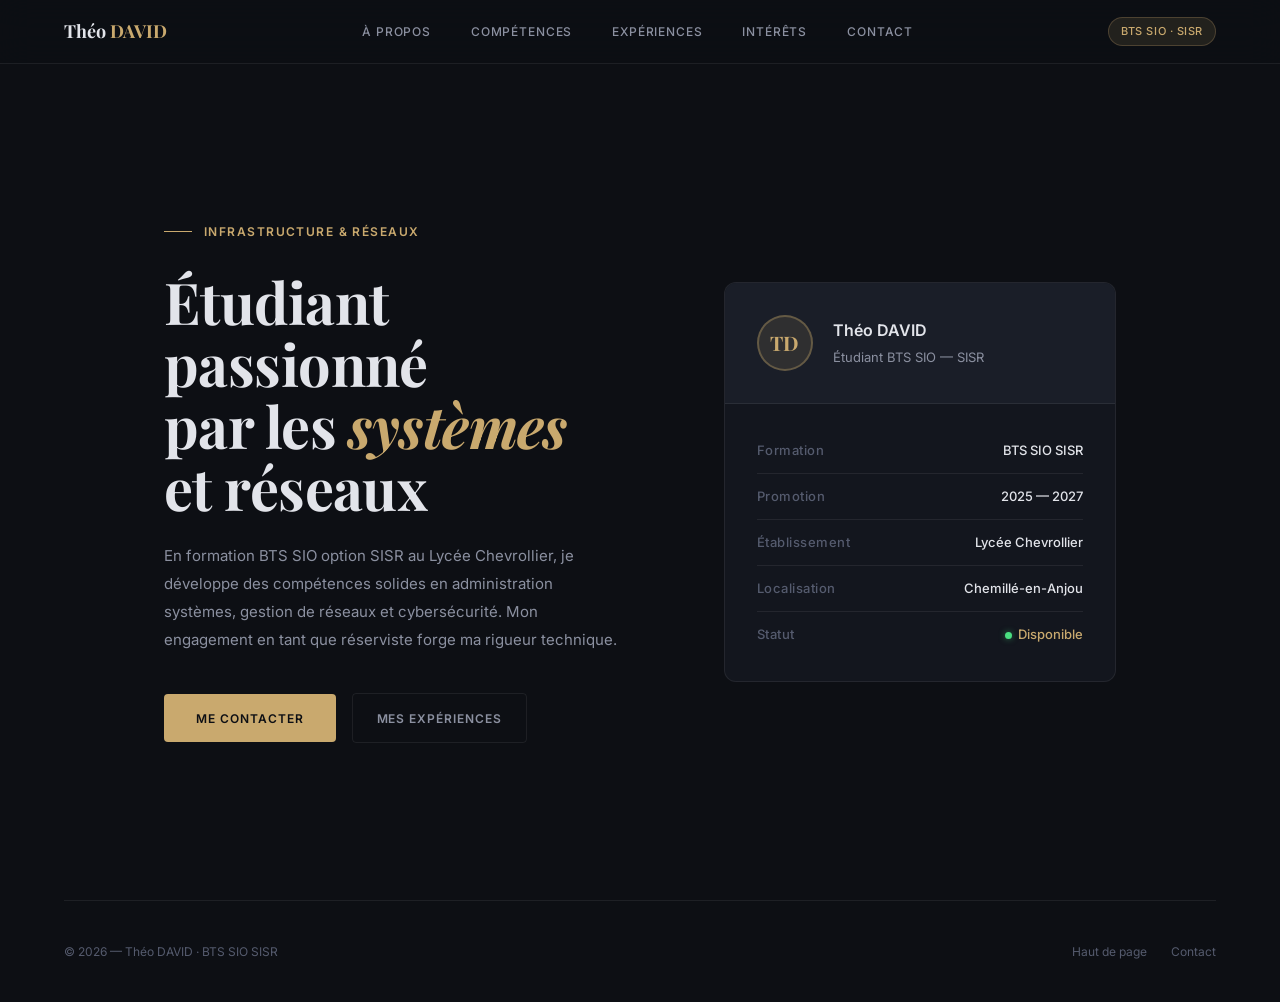
<file: index.html>
<!DOCTYPE html>
<html lang="fr">
<head>
<meta charset="UTF-8">
<meta name="viewport" content="width=device-width, initial-scale=1.0">
<title>Portfolio — Théo DAVID | BTS SIO SISR</title>
<link href="https://fonts.googleapis.com/css2?family=Inter:wght@300;400;500;600&family=Playfair+Display:wght@600;700&display=swap" rel="stylesheet">
<link rel="stylesheet" href="css/style.css">
</head>
<body>

<nav>
  <div class="nav-logo">Théo <span>DAVID</span></div>
  <ul class="nav-links">
    <li><a href="Page/apropos.html">À propos</a></li>
    <li><a href="Page/competences.html">Compétences</a></li>
    <li><a href="Page/experiences.html">Expériences</a></li>
    <li><a href="Page/interets.html">Intérêts</a></li>
    <li><a href="Page/contact.html">Contact</a></li>
  </ul>
  <div class="nav-badge">BTS SIO · SISR</div>
</nav>

<div class="container">
  <section class="hero" id="home">
    <div class="hero-inner">
      <div>
        <div class="hero-eyebrow"><span>Infrastructure & Réseaux</span></div>
        <h1>Étudiant passionné<br>par les <em>systèmes</em><br>et réseaux</h1>
        <p class="hero-desc">En formation BTS SIO option SISR au Lycée Chevrollier, je développe des compétences solides en administration systèmes, gestion de réseaux et cybersécurité. Mon engagement en tant que réserviste forge ma rigueur technique.</p>
        <div class="hero-actions">
          <a href="Page/contact.html" class="btn-gold">Me contacter</a>
          <a href="Page/experiences.html" class="btn-ghost">Mes expériences</a>
        </div>
      </div>
      <div class="profile-card">
        <div class="profile-header">
          <div class="avatar">TD</div>
          <div>
            <div class="profile-name">Théo DAVID</div>
            <div class="profile-role">Étudiant BTS SIO — SISR </div>
          </div>
        </div>
        <div class="profile-body">
          <div class="profile-stat"><span class="ps-label">Formation</span><span class="ps-val">BTS SIO SISR </span></div>
          <div class="profile-stat"><span class="ps-label">Promotion</span><span class="ps-val">2025 — 2027 </span></div>
          <div class="profile-stat"><span class="ps-label">Établissement</span><span class="ps-val">Lycée Chevrollier </span></div>
          <div class="profile-stat"><span class="ps-label">Localisation</span><span class="ps-val">Chemillé-en-Anjou</span></div>
          <div class="profile-stat"><span class="ps-label">Statut</span><span class="ps-val gold"><span class="status-dot"></span>Disponible</span></div>
        </div>
      </div>
    </div>
  </section>
</div>

<div class="sep"></div>

<footer>
  <span>© 2026 — Théo DAVID · BTS SIO SISR</span>
  <div class="footer-links">
    <a href="#home">Haut de page</a>
    <a href="Page/contact.html">Contact</a>
  </div>
</footer>

</body>
</html>
</file>
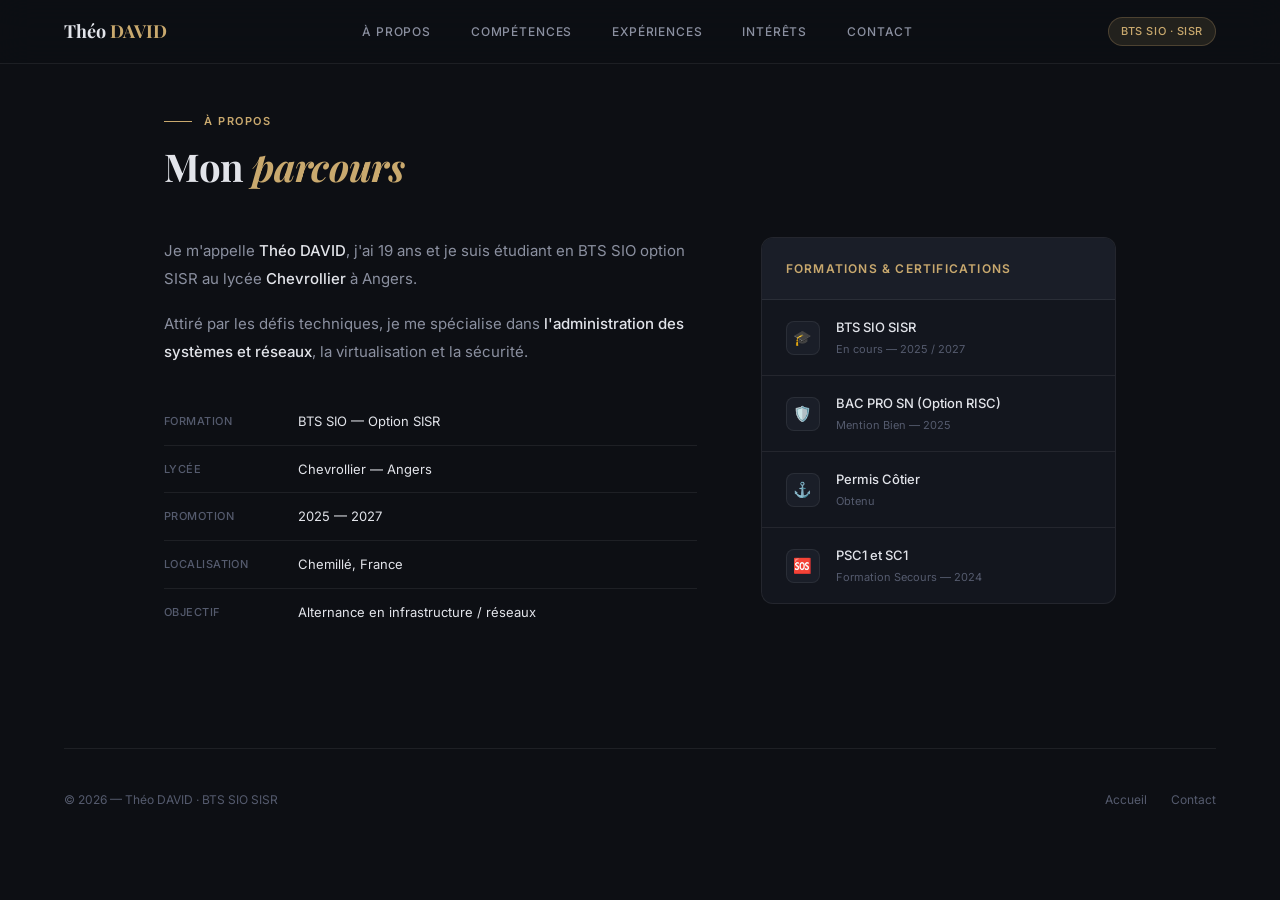
<file: Page/apropos.html>
<!DOCTYPE html>
<html lang="fr">
<head>
<meta charset="UTF-8">
<meta name="viewport" content="width=device-width, initial-scale=1.0">
<title>À propos — Théo DAVID | BTS SIO SISR</title>
<link href="https://fonts.googleapis.com/css2?family=Inter:wght@300;400;500;600&family=Playfair+Display:wght@600;700&display=swap" rel="stylesheet">
<link rel="stylesheet" href="../css/style.css">
</head>
<body>

<nav>
  <div class="nav-logo">Théo <span>DAVID</span></div>
  <ul class="nav-links">
    <li><a href="apropos.html">À propos</a></li>
    <li><a href="competences.html">Compétences</a></li>
    <li><a href="experiences.html">Expériences</a></li>
    <li><a href="interets.html">Intérêts</a></li>
    <li><a href="contact.html">Contact</a></li>
  </ul>
  <div class="nav-badge">BTS SIO · SISR</div>
</nav>

<div class="container">
  <section class="section" id="about">
    <div class="section-label"><span>À propos</span></div>
    <h2>Mon <em>parcours</em></h2>
    <div class="about-grid">
      <div class="about-text">
        <p>Je m'appelle <strong>Théo DAVID</strong>, j'ai 19 ans et je suis étudiant en BTS SIO option SISR au lycée <strong>Chevrollier</strong> à Angers.</p>
        <p>Attiré par les défis techniques, je me spécialise dans <strong>l'administration des systèmes et réseaux</strong>, la virtualisation et la sécurité.</p>
        <div class="info-rows">
          <div class="info-row"><span class="ir-key">Formation</span><span class="ir-val">BTS SIO — Option SISR</span></div>
          <div class="info-row"><span class="ir-key">Lycée</span><span class="ir-val">Chevrollier — Angers</span></div>
          <div class="info-row"><span class="ir-key">Promotion</span><span class="ir-val">2025 — 2027</span></div>
          <div class="info-row"><span class="ir-key">Localisation</span><span class="ir-val">Chemillé, France</span></div>
          <div class="info-row"><span class="ir-key">Objectif</span><span class="ir-val">Alternance en infrastructure / réseaux</span></div>
        </div>
      </div>
      <div class="certs-card">
        <div class="certs-title">Formations & Certifications</div>
        <div class="cert-row"><div class="cert-badge">🎓</div><div><div class="cert-info-name">BTS SIO SISR</div><div class="cert-info-date">En cours — 2025 / 2027</div></div></div>
        <div class="cert-row"><div class="cert-badge">🛡️</div><div><div class="cert-info-name">BAC PRO SN (Option RISC)</div><div class="cert-info-date">Mention Bien — 2025</div></div></div>
        <div class="cert-row"><div class="cert-badge">⚓</div><div><div class="cert-info-name">Permis Côtier</div><div class="cert-info-date">Obtenu</div></div></div>
        <div class="cert-row"><div class="cert-badge">🆘</div><div><div class="cert-info-name">PSC1 et SC1</div><div class="cert-info-date">Formation Secours — 2024</div></div></div>
      </div>
    </div>
  </section>
</div>

<div class="sep"></div>

<footer>
  <span>© 2026 — Théo DAVID · BTS SIO SISR</span>
  <div class="footer-links">
    <a href="../index.html">Accueil</a>
    <a href="contact.html">Contact</a>
  </div>
</footer>

</body>
</html>
</file>
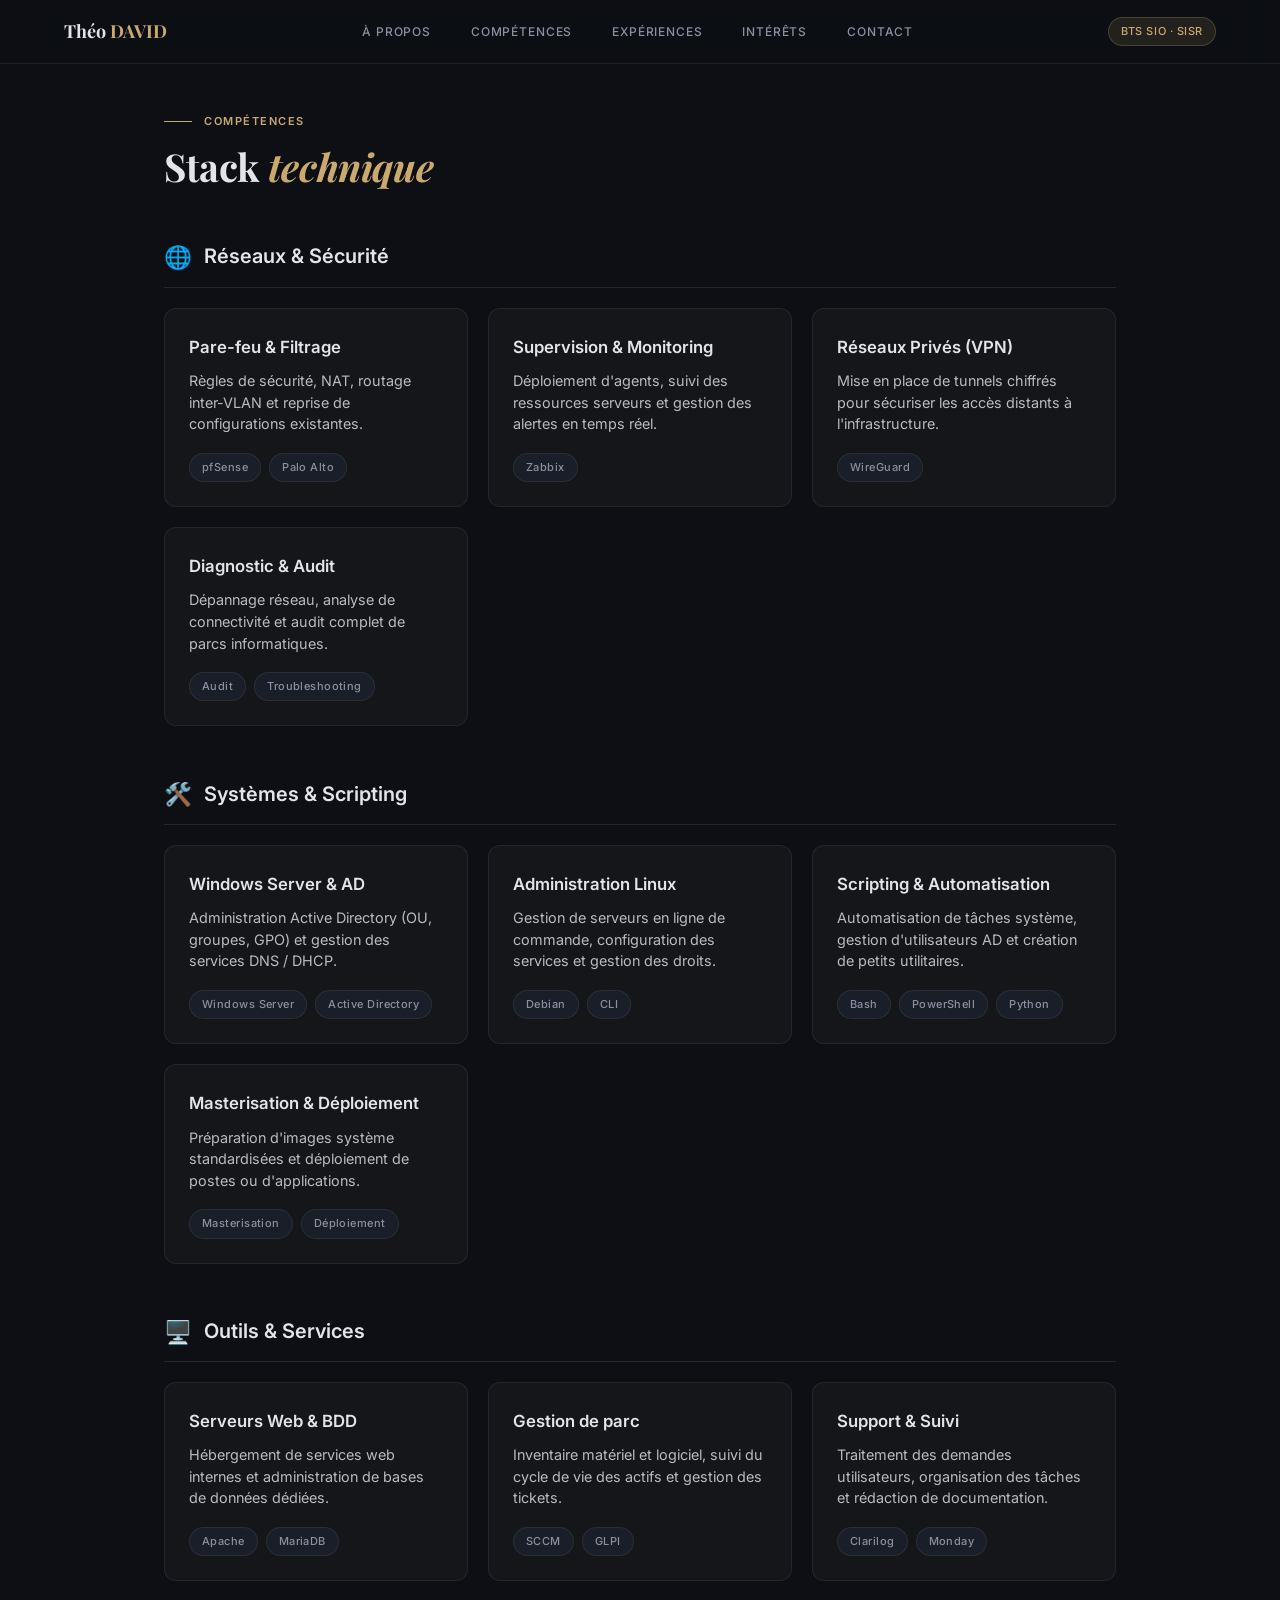
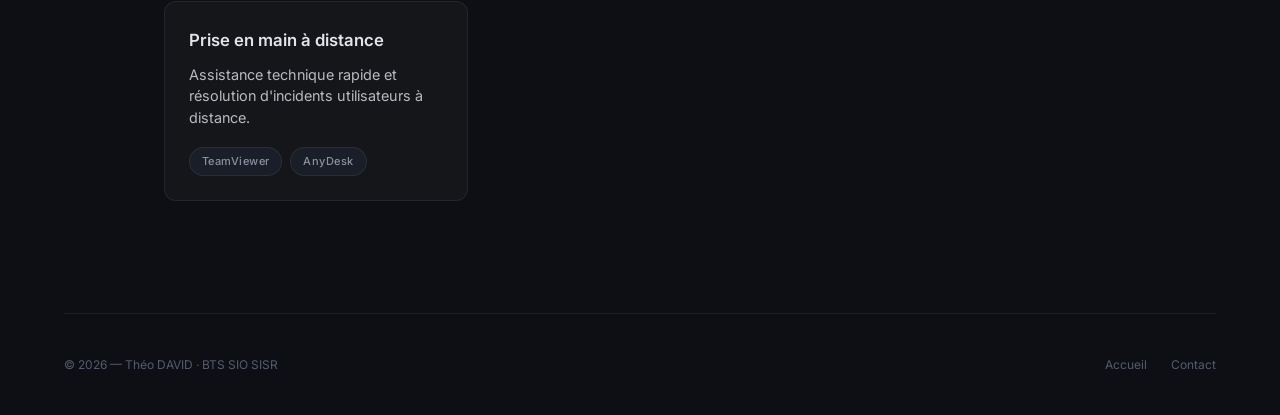
<file: Page/competences.html>
<!DOCTYPE html>
<html lang="fr">
<head>
<meta charset="UTF-8">
<meta name="viewport" content="width=device-width, initial-scale=1.0">
<title>Compétences — Théo DAVID | BTS SIO SISR</title>
<link href="https://fonts.googleapis.com/css2?family=Inter:wght@300;400;500;600&family=Playfair+Display:wght@600;700&display=swap" rel="stylesheet">
<link rel="stylesheet" href="../css/style.css">
</head>
<body>

<nav>
  <div class="nav-logo">Théo <span>DAVID</span></div>
  <ul class="nav-links">
    <li><a href="apropos.html">À propos</a></li>
    <li><a href="competences.html">Compétences</a></li>
    <li><a href="experiences.html">Expériences</a></li>
    <li><a href="interets.html">Intérêts</a></li>
    <li><a href="contact.html">Contact</a></li>
  </ul>
  <div class="nav-badge">BTS SIO · SISR</div>
</nav>

<div class="container">
  <section class="section" id="skills">
    <div class="section-label"><span>Compétences</span></div>
    <h2>Stack <em>technique</em></h2>

    <!-- CATÉGORIE 1 -->
    <div class="skill-category">
      <div class="cat-header">
        <span class="cat-icon">🌐</span>
        <h3>Réseaux & Sécurité</h3>
      </div>
      <div class="skill-cards-grid">
        <div class="skill-card">
          <h4>Pare-feu & Filtrage</h4>
          <p>Règles de sécurité, NAT, routage inter-VLAN et reprise de configurations existantes.</p>
          <div class="skill-tags">
            <span class="pill">pfSense</span>
            <span class="pill">Palo Alto</span>
          </div>
        </div>
        <div class="skill-card">
          <h4>Supervision & Monitoring</h4>
          <p>Déploiement d'agents, suivi des ressources serveurs et gestion des alertes en temps réel.</p>
          <div class="skill-tags">
            <span class="pill">Zabbix</span>
          </div>
        </div>
        <div class="skill-card">
          <h4>Réseaux Privés (VPN)</h4>
          <p>Mise en place de tunnels chiffrés pour sécuriser les accès distants à l'infrastructure.</p>
          <div class="skill-tags">
            <span class="pill">WireGuard</span>
          </div>
        </div>
        <div class="skill-card">
          <h4>Diagnostic & Audit</h4>
          <p>Dépannage réseau, analyse de connectivité et audit complet de parcs informatiques.</p>
          <div class="skill-tags">
            <span class="pill">Audit</span>
            <span class="pill">Troubleshooting</span>
          </div>
        </div>
      </div>
    </div>

    <!-- CATÉGORIE 2 -->
    <div class="skill-category">
      <div class="cat-header">
        <span class="cat-icon">🛠️</span>
        <h3>Systèmes & Scripting</h3>
      </div>
      <div class="skill-cards-grid">
        <div class="skill-card">
          <h4>Windows Server & AD</h4>
          <p>Administration Active Directory (OU, groupes, GPO) et gestion des services DNS / DHCP.</p>
          <div class="skill-tags">
            <span class="pill">Windows Server</span>
            <span class="pill">Active Directory</span>
          </div>
        </div>
        <div class="skill-card">
          <h4>Administration Linux</h4>
          <p>Gestion de serveurs en ligne de commande, configuration des services et gestion des droits.</p>
          <div class="skill-tags">
            <span class="pill">Debian</span>
            <span class="pill">CLI</span>
          </div>
        </div>
        <div class="skill-card">
          <h4>Scripting & Automatisation</h4>
          <p>Automatisation de tâches système, gestion d'utilisateurs AD et création de petits utilitaires.</p>
          <div class="skill-tags">
            <span class="pill">Bash</span>
            <span class="pill">PowerShell</span>
            <span class="pill">Python</span>
          </div>
        </div>
        <div class="skill-card">
          <h4>Masterisation & Déploiement</h4>
          <p>Préparation d'images système standardisées et déploiement de postes ou d'applications.</p>
          <div class="skill-tags">
            <span class="pill">Masterisation</span>
            <span class="pill">Déploiement</span>
          </div>
        </div>
      </div>
    </div>

    <!-- CATÉGORIE 3 -->
    <div class="skill-category">
      <div class="cat-header">
        <span class="cat-icon">🖥️</span>
        <h3>Outils & Services</h3>
      </div>
      <div class="skill-cards-grid">
        <div class="skill-card">
          <h4>Serveurs Web & BDD</h4>
          <p>Hébergement de services web internes et administration de bases de données dédiées.</p>
          <div class="skill-tags">
            <span class="pill">Apache</span>
            <span class="pill">MariaDB</span>
          </div>
        </div>
        <div class="skill-card">
          <h4>Gestion de parc</h4>
          <p>Inventaire matériel et logiciel, suivi du cycle de vie des actifs et gestion des tickets.</p>
          <div class="skill-tags">
            <span class="pill">SCCM</span>
            <span class="pill">GLPI</span>
          </div>
        </div>
        <div class="skill-card">
          <h4>Support & Suivi</h4>
          <p>Traitement des demandes utilisateurs, organisation des tâches et rédaction de documentation.</p>
          <div class="skill-tags">
            <span class="pill">Clarilog</span>
            <span class="pill">Monday</span>
          </div>
        </div>
        <div class="skill-card">
          <h4>Prise en main à distance</h4>
          <p>Assistance technique rapide et résolution d'incidents utilisateurs à distance.</p>
          <div class="skill-tags">
            <span class="pill">TeamViewer</span>
            <span class="pill">AnyDesk</span>
          </div>
        </div>
      </div>
    </div>

  </section>
</div>

<div class="sep"></div>

<footer>
  <span>© 2026 — Théo DAVID · BTS SIO SISR</span>
  <div class="footer-links">
    <a href="../index.html">Accueil</a>
    <a href="contact.html">Contact</a>
  </div>
</footer>

</body>
</html>
</file>
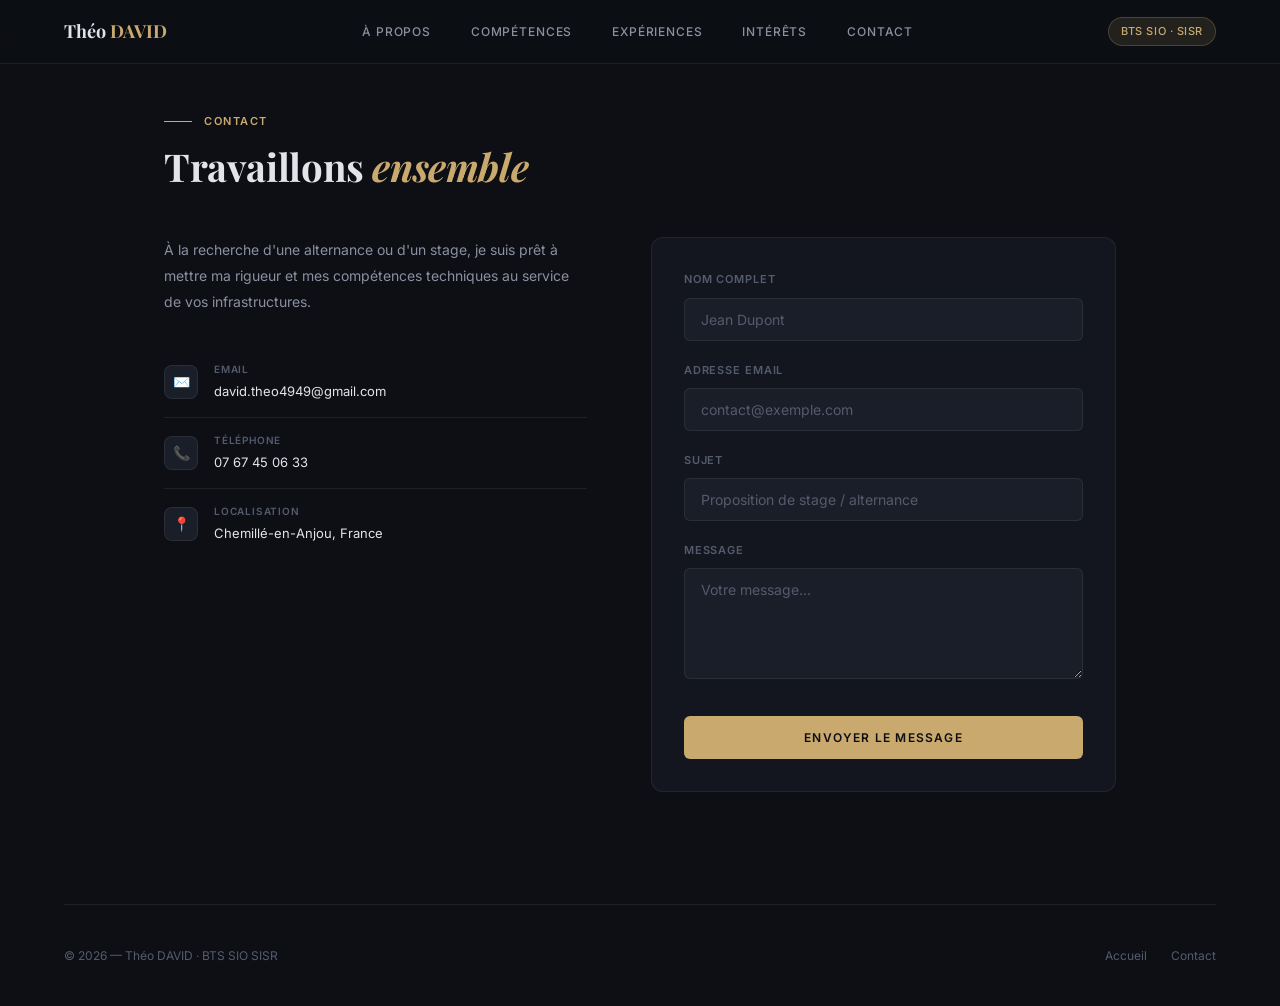
<file: Page/contact.html>
<!DOCTYPE html>
<html lang="fr">
<head>
<meta charset="UTF-8">
<meta name="viewport" content="width=device-width, initial-scale=1.0">
<title>Contact — Théo DAVID | BTS SIO SISR</title>
<link href="https://fonts.googleapis.com/css2?family=Inter:wght@300;400;500;600&family=Playfair+Display:wght@600;700&display=swap" rel="stylesheet">
<link rel="stylesheet" href="../css/style.css">
</head>
<body>

<nav>
  <div class="nav-logo">Théo <span>DAVID</span></div>
  <ul class="nav-links">
    <li><a href="apropos.html">À propos</a></li>
    <li><a href="competences.html">Compétences</a></li>
    <li><a href="experiences.html">Expériences</a></li>
    <li><a href="interets.html">Intérêts</a></li>
    <li><a href="contact.html">Contact</a></li>
  </ul>
  <div class="nav-badge">BTS SIO · SISR</div>
</nav>

<div class="container">
  <section class="section" id="contact">
    <div class="section-label"><span>Contact</span></div>
    <h2>Travaillons <em>ensemble</em></h2>
    <div class="contact-grid">
      <div>
        <p class="contact-intro">À la recherche d'une alternance ou d'un stage, je suis prêt à mettre ma rigueur et mes compétences techniques au service de vos infrastructures.</p>
        <ul class="contact-list">
          <li><div class="ci-icon">✉️</div><div><div class="ci-key">Email</div><div class="ci-val">david.theo4949@gmail.com </div></div></li>
          <li><div class="ci-icon">📞</div><div><div class="ci-key">Téléphone</div><div class="ci-val">07 67 45 06 33 </div></div></li>
          <li><div class="ci-icon">📍</div><div><div class="ci-key">Localisation</div><div class="ci-val">Chemillé-en-Anjou, France</div></div></li>
        </ul>
      </div>
      <div class="form-card">
        <div class="field"><label>Nom complet</label><input type="text" placeholder="Jean Dupont"></div>
        <div class="field"><label>Adresse email</label><input type="email" placeholder="contact@exemple.com"></div>
        <div class="field"><label>Sujet</label><input type="text" placeholder="Proposition de stage / alternance"></div>
        <div class="field"><label>Message</label><textarea rows="5" placeholder="Votre message..."></textarea></div>
        <button class="submit-btn">Envoyer le message</button>
      </div>
    </div>
  </section>
</div>

<div class="sep"></div>

<footer>
  <span>© 2026 — Théo DAVID · BTS SIO SISR</span>
  <div class="footer-links">
    <a href="../index.html">Accueil</a>
    <a href="contact.html">Contact</a>
  </div>
</footer>

</body>
</html>
</file>
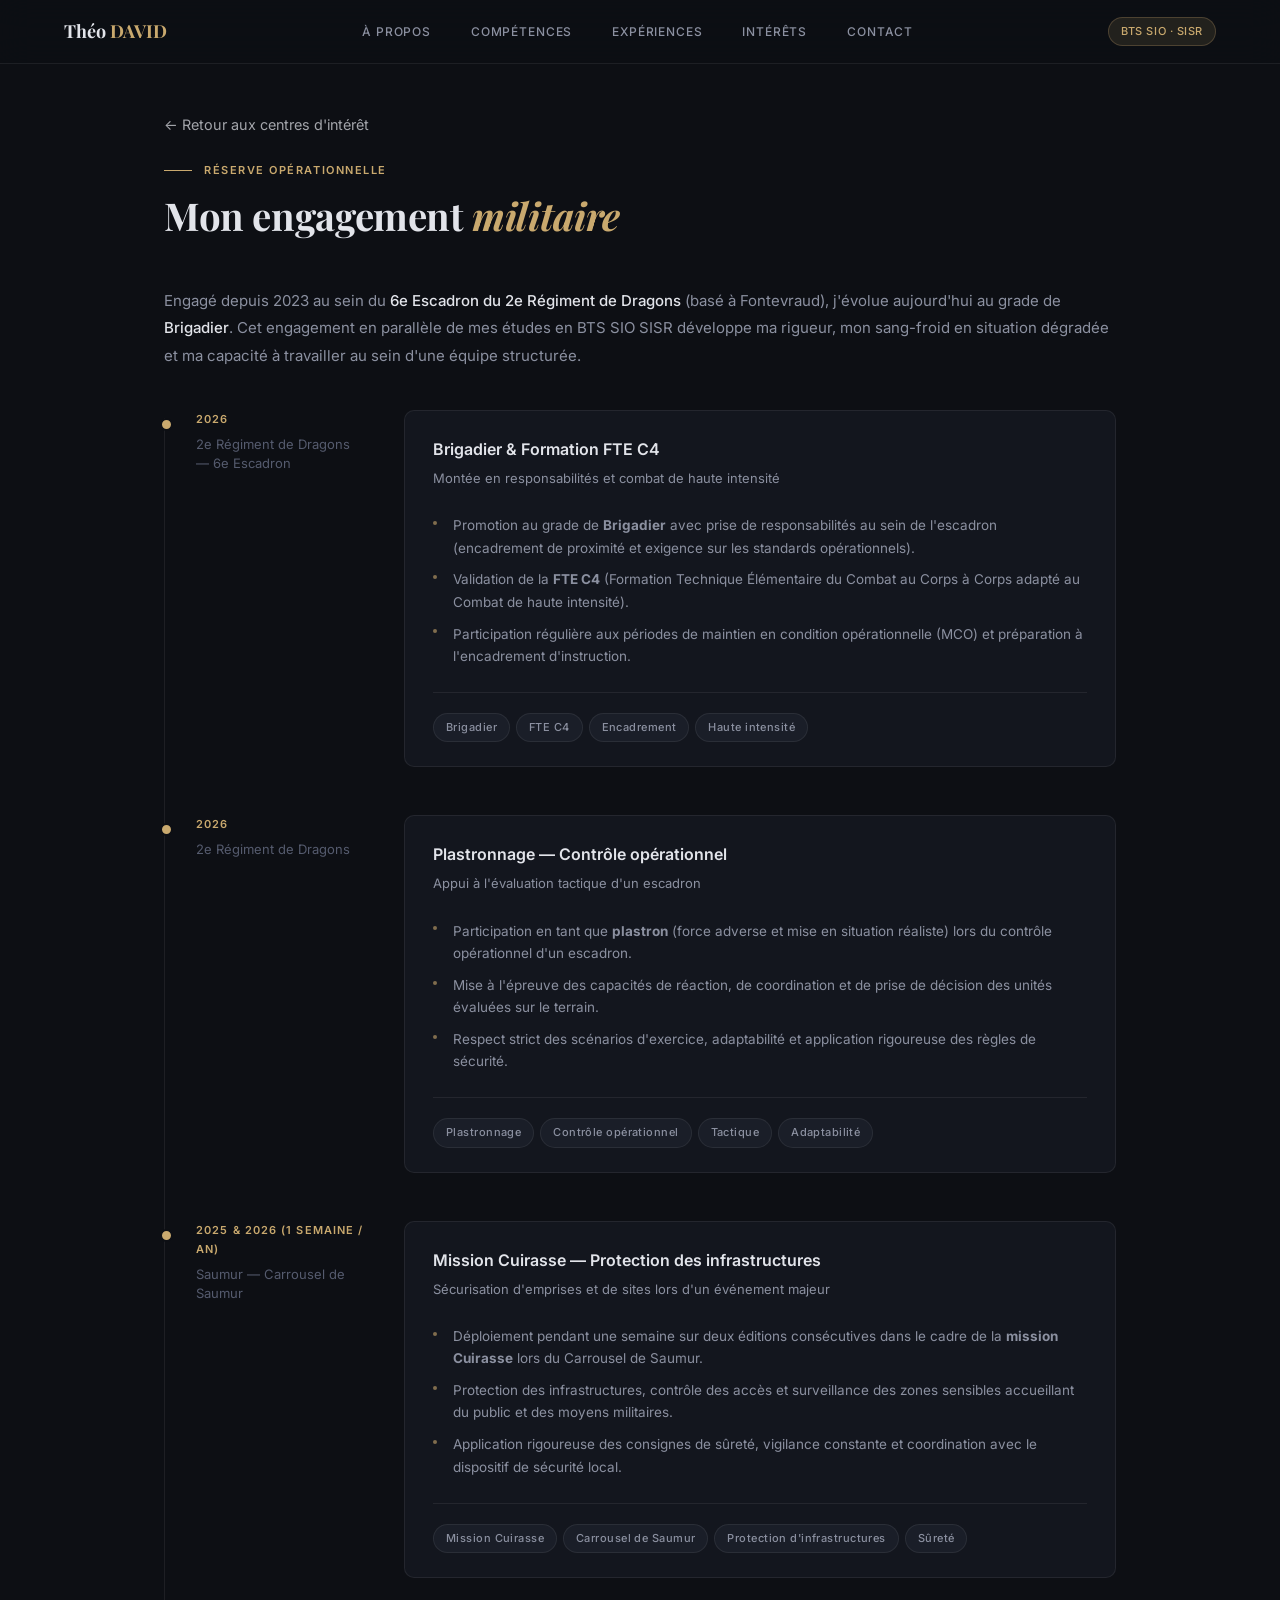
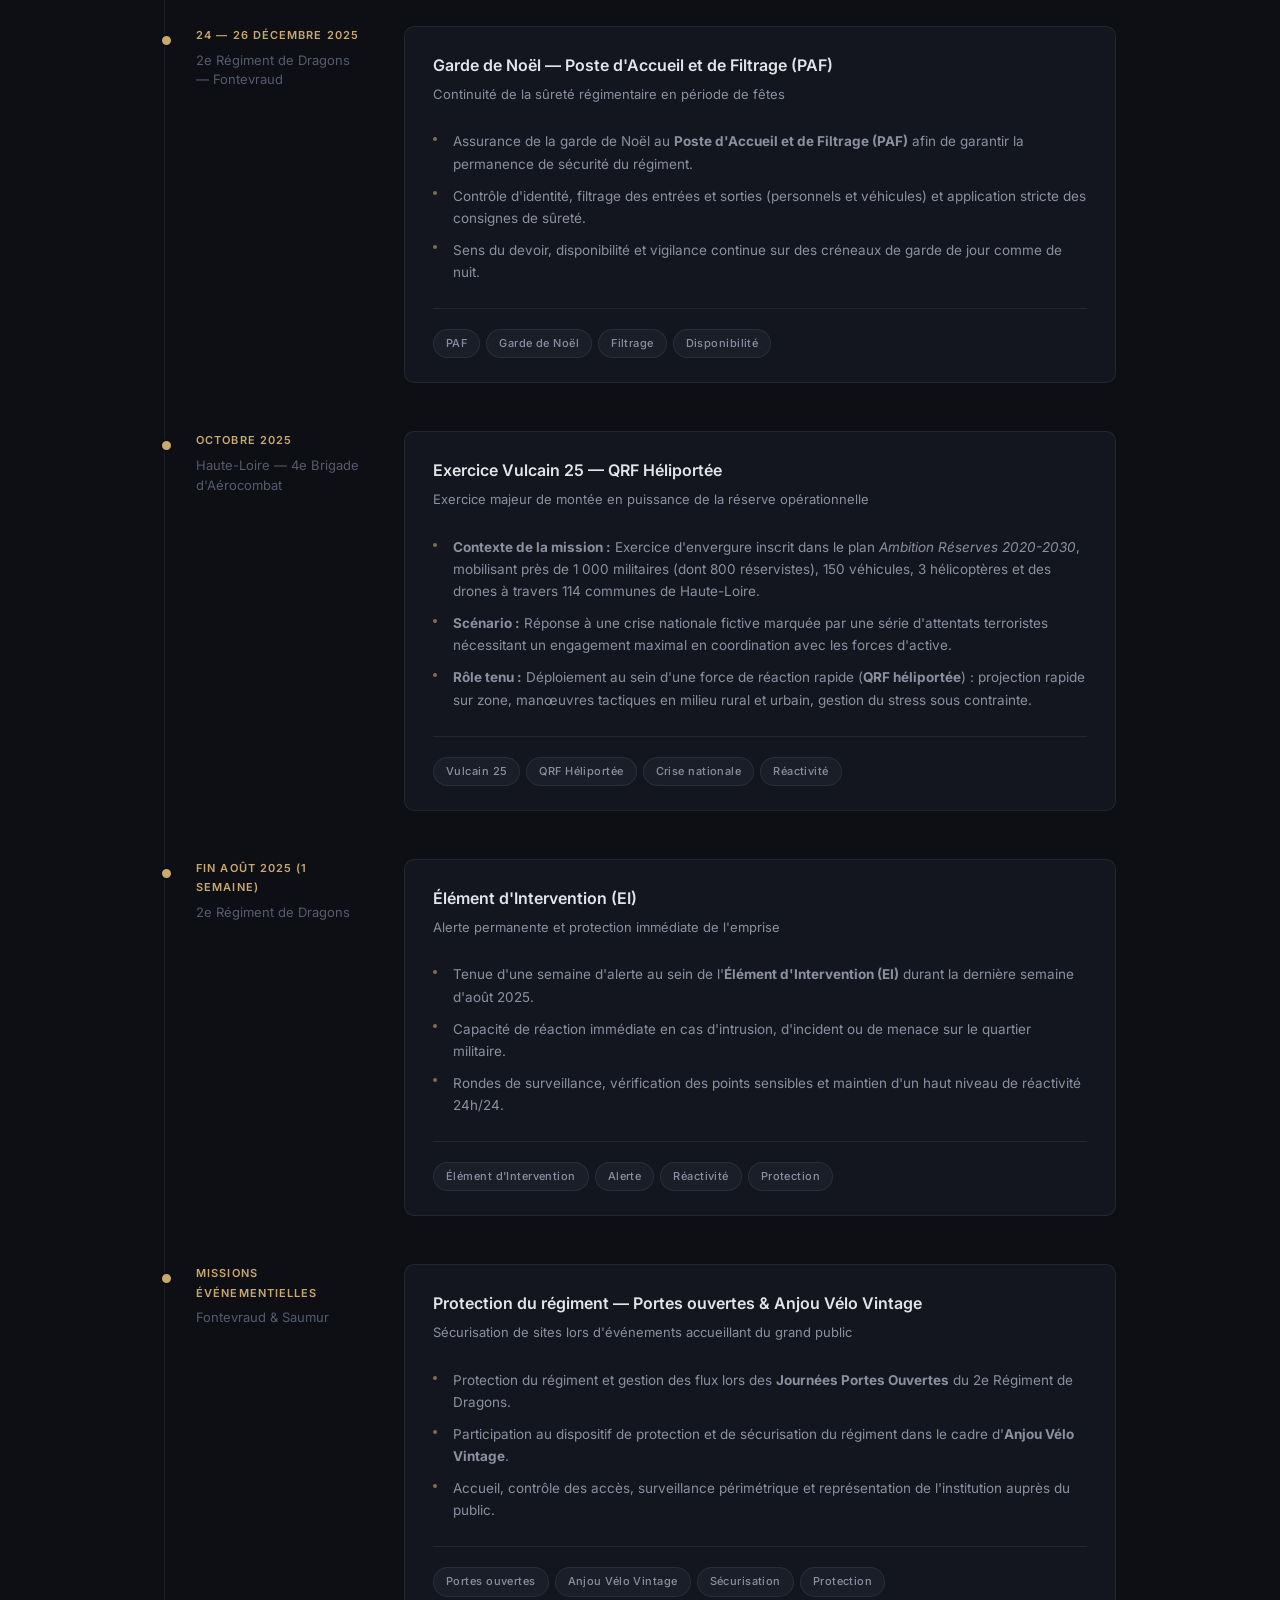
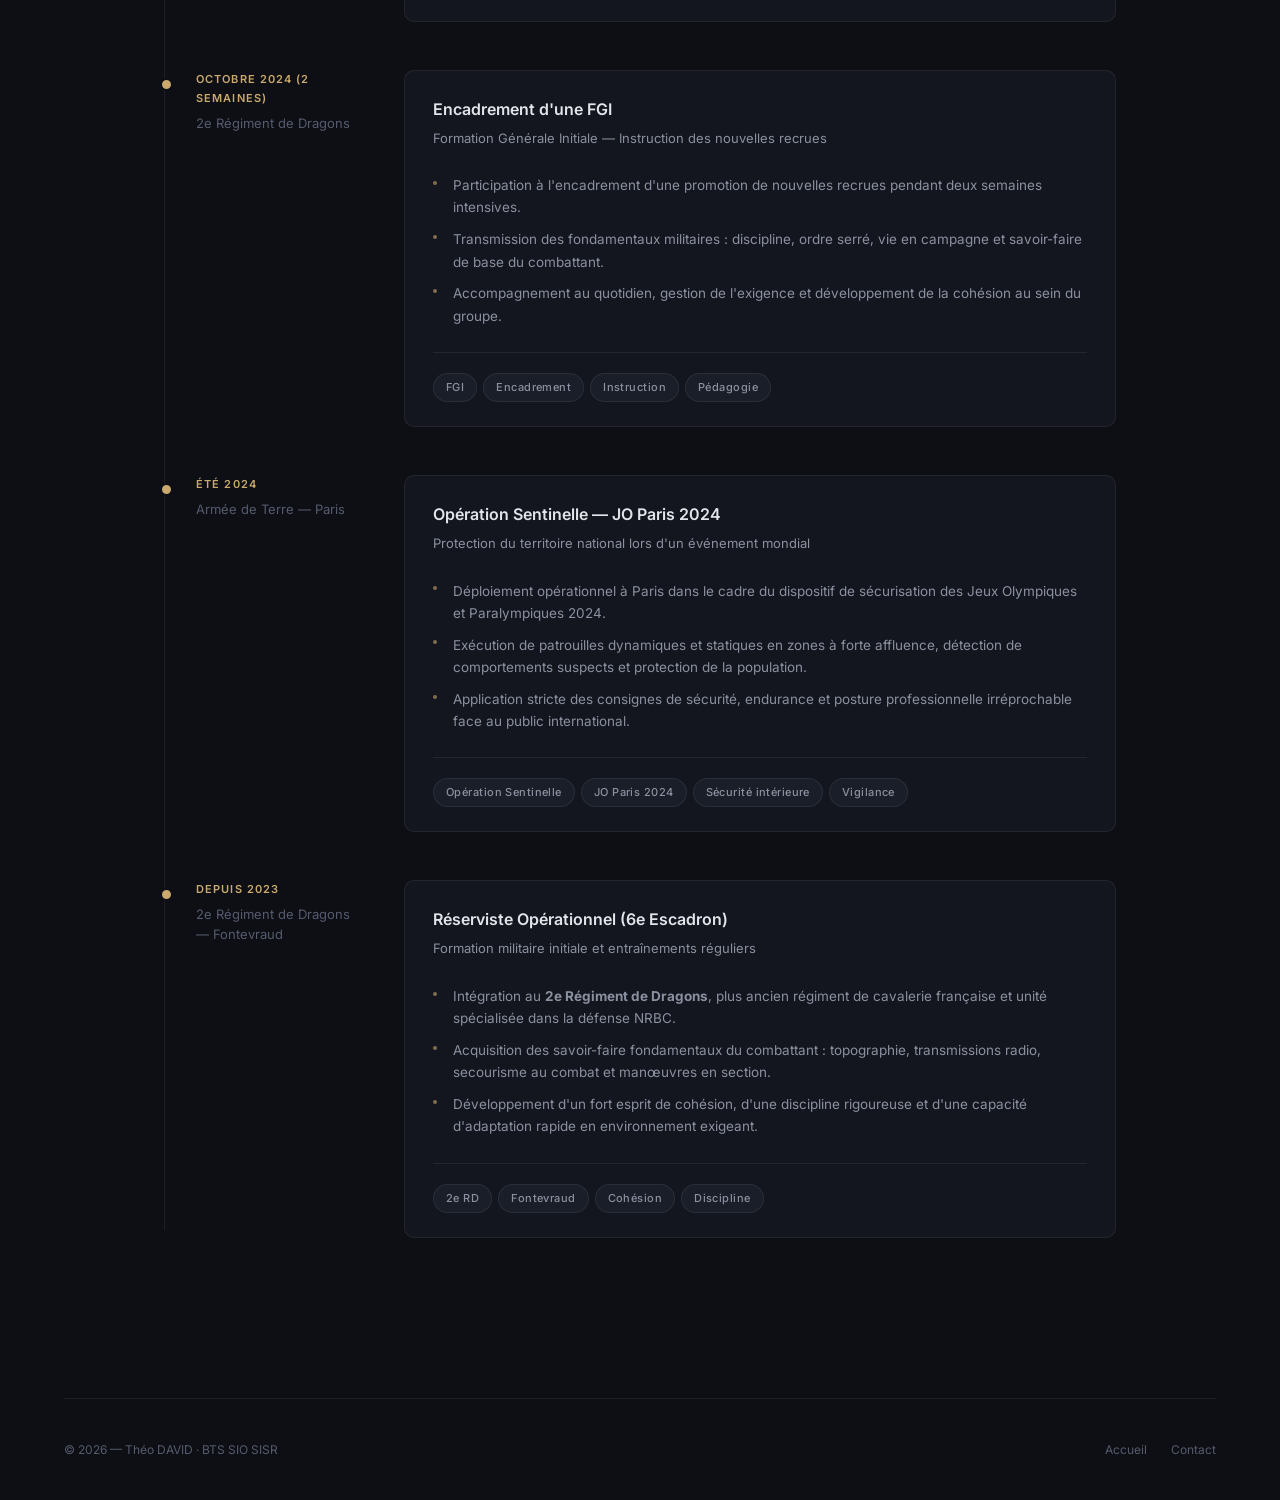
<file: Page/reserve.html>
<!DOCTYPE html>
<html lang="fr">
<head>
<meta charset="UTF-8">
<meta name="viewport" content="width=device-width, initial-scale=1.0">
<title>Réserve Militaire — Théo DAVID | BTS SIO SISR</title>
<link href="https://fonts.googleapis.com/css2?family=Inter:wght@300;400;500;600&family=Playfair+Display:wght@600;700&display=swap" rel="stylesheet">
<link rel="stylesheet" href="../css/style.css">
</head>
<body>

<nav>
  <div class="nav-logo">Théo <span>DAVID</span></div>
  <ul class="nav-links">
    <li><a href="apropos.html">À propos</a></li>
    <li><a href="competences.html">Compétences</a></li>
    <li><a href="experiences.html">Expériences</a></li>
    <li><a href="interets.html">Intérêts</a></li>
    <li><a href="contact.html">Contact</a></li>
  </ul>
  <div class="nav-badge">BTS SIO · SISR</div>
</nav>

<div class="container">
  <section class="section" id="reserve">
    <a href="interets.html" class="back-link">← Retour aux centres d'intérêt</a>
    <div class="section-label"><span>Réserve Opérationnelle</span></div>
    <h2>Mon engagement <em>militaire</em></h2>

    <div class="about-text" style="margin-bottom: 40px;">
      <p>Engagé depuis 2023 au sein du <strong>6e Escadron du 2e Régiment de Dragons</strong> (basé à Fontevraud), j'évolue aujourd'hui au grade de <strong>Brigadier</strong>. Cet engagement en parallèle de mes études en BTS SIO SISR développe ma rigueur, mon sang-froid en situation dégradée et ma capacité à travailler au sein d'une équipe structurée.</p>
    </div>

    <div class="timeline">

      <div class="tl-entry">
        <div class="tl-left">
          <div class="tl-period">2026</div>
          <div class="tl-org">2e Régiment de Dragons — 6e Escadron</div>
        </div>
        <div class="tl-right">
          <div class="tl-title">Brigadier & Formation FTE C4</div>
          <div class="tl-subtitle">Montée en responsabilités et combat de haute intensité</div>
          <ul class="tl-missions">
            <li>Promotion au grade de <strong>Brigadier</strong> avec prise de responsabilités au sein de l'escadron (encadrement de proximité et exigence sur les standards opérationnels).</li>
            <li>Validation de la <strong>FTE C4</strong> (Formation Technique Élémentaire du Combat au Corps à Corps adapté au Combat de haute intensité).</li>
            <li>Participation régulière aux périodes de maintien en condition opérationnelle (MCO) et préparation à l'encadrement d'instruction.</li>
          </ul>
          <div class="tl-pills">
            <span class="pill">Brigadier</span>
            <span class="pill">FTE C4</span>
            <span class="pill">Encadrement</span>
            <span class="pill">Haute intensité</span>
          </div>
        </div>
      </div>

      <div class="tl-entry">
        <div class="tl-left">
          <div class="tl-period">2026</div>
          <div class="tl-org">2e Régiment de Dragons</div>
        </div>
        <div class="tl-right">
          <div class="tl-title">Plastronnage — Contrôle opérationnel</div>
          <div class="tl-subtitle">Appui à l'évaluation tactique d'un escadron</div>
          <ul class="tl-missions">
            <li>Participation en tant que <strong>plastron</strong> (force adverse et mise en situation réaliste) lors du contrôle opérationnel d'un escadron.</li>
            <li>Mise à l'épreuve des capacités de réaction, de coordination et de prise de décision des unités évaluées sur le terrain.</li>
            <li>Respect strict des scénarios d'exercice, adaptabilité et application rigoureuse des règles de sécurité.</li>
          </ul>
          <div class="tl-pills">
            <span class="pill">Plastronnage</span>
            <span class="pill">Contrôle opérationnel</span>
            <span class="pill">Tactique</span>
            <span class="pill">Adaptabilité</span>
          </div>
        </div>
      </div>

      <div class="tl-entry">
        <div class="tl-left">
          <div class="tl-period">2025 & 2026 (1 semaine / an)</div>
          <div class="tl-org">Saumur — Carrousel de Saumur</div>
        </div>
        <div class="tl-right">
          <div class="tl-title">Mission Cuirasse — Protection des infrastructures</div>
          <div class="tl-subtitle">Sécurisation d'emprises et de sites lors d'un événement majeur</div>
          <ul class="tl-missions">
            <li>Déploiement pendant une semaine sur deux éditions consécutives dans le cadre de la <strong>mission Cuirasse</strong> lors du Carrousel de Saumur.</li>
            <li>Protection des infrastructures, contrôle des accès et surveillance des zones sensibles accueillant du public et des moyens militaires.</li>
            <li>Application rigoureuse des consignes de sûreté, vigilance constante et coordination avec le dispositif de sécurité local.</li>
          </ul>
          <div class="tl-pills">
            <span class="pill">Mission Cuirasse</span>
            <span class="pill">Carrousel de Saumur</span>
            <span class="pill">Protection d'infrastructures</span>
            <span class="pill">Sûreté</span>
          </div>
        </div>
      </div>

      <div class="tl-entry">
        <div class="tl-left">
          <div class="tl-period">24 — 26 décembre 2025</div>
          <div class="tl-org">2e Régiment de Dragons — Fontevraud</div>
        </div>
        <div class="tl-right">
          <div class="tl-title">Garde de Noël — Poste d'Accueil et de Filtrage (PAF)</div>
          <div class="tl-subtitle">Continuité de la sûreté régimentaire en période de fêtes</div>
          <ul class="tl-missions">
            <li>Assurance de la garde de Noël au <strong>Poste d'Accueil et de Filtrage (PAF)</strong> afin de garantir la permanence de sécurité du régiment.</li>
            <li>Contrôle d'identité, filtrage des entrées et sorties (personnels et véhicules) et application stricte des consignes de sûreté.</li>
            <li>Sens du devoir, disponibilité et vigilance continue sur des créneaux de garde de jour comme de nuit.</li>
          </ul>
          <div class="tl-pills">
            <span class="pill">PAF</span>
            <span class="pill">Garde de Noël</span>
            <span class="pill">Filtrage</span>
            <span class="pill">Disponibilité</span>
          </div>
        </div>
      </div>

      <div class="tl-entry">
        <div class="tl-left">
          <div class="tl-period">Octobre 2025</div>
          <div class="tl-org">Haute-Loire — 4e Brigade d'Aérocombat</div>
        </div>
        <div class="tl-right">
          <div class="tl-title">Exercice Vulcain 25 — QRF Héliportée</div>
          <div class="tl-subtitle">Exercice majeur de montée en puissance de la réserve opérationnelle</div>
          <ul class="tl-missions">
            <li><strong>Contexte de la mission :</strong> Exercice d'envergure inscrit dans le plan <em>Ambition Réserves 2020-2030</em>, mobilisant près de 1 000 militaires (dont 800 réservistes), 150 véhicules, 3 hélicoptères et des drones à travers 114 communes de Haute-Loire.</li>
            <li><strong>Scénario :</strong> Réponse à une crise nationale fictive marquée par une série d'attentats terroristes nécessitant un engagement maximal en coordination avec les forces d'active.</li>
            <li><strong>Rôle tenu :</strong> Déploiement au sein d'une force de réaction rapide (<strong>QRF héliportée</strong>) : projection rapide sur zone, manœuvres tactiques en milieu rural et urbain, gestion du stress sous contrainte.</li>
          </ul>
          <div class="tl-pills">
            <span class="pill">Vulcain 25</span>
            <span class="pill">QRF Héliportée</span>
            <span class="pill">Crise nationale</span>
            <span class="pill">Réactivité</span>
          </div>
        </div>
      </div>

      <div class="tl-entry">
        <div class="tl-left">
          <div class="tl-period">Fin août 2025 (1 semaine)</div>
          <div class="tl-org">2e Régiment de Dragons</div>
        </div>
        <div class="tl-right">
          <div class="tl-title">Élément d'Intervention (EI)</div>
          <div class="tl-subtitle">Alerte permanente et protection immédiate de l'emprise</div>
          <ul class="tl-missions">
            <li>Tenue d'une semaine d'alerte au sein de l'<strong>Élément d'Intervention (EI)</strong> durant la dernière semaine d'août 2025.</li>
            <li>Capacité de réaction immédiate en cas d'intrusion, d'incident ou de menace sur le quartier militaire.</li>
            <li>Rondes de surveillance, vérification des points sensibles et maintien d'un haut niveau de réactivité 24h/24.</li>
          </ul>
          <div class="tl-pills">
            <span class="pill">Élément d'Intervention</span>
            <span class="pill">Alerte</span>
            <span class="pill">Réactivité</span>
            <span class="pill">Protection</span>
          </div>
        </div>
      </div>

      <div class="tl-entry">
        <div class="tl-left">
          <div class="tl-period">Missions événementielles</div>
          <div class="tl-org">Fontevraud & Saumur</div>
        </div>
        <div class="tl-right">
          <div class="tl-title">Protection du régiment — Portes ouvertes & Anjou Vélo Vintage</div>
          <div class="tl-subtitle">Sécurisation de sites lors d'événements accueillant du grand public</div>
          <ul class="tl-missions">
            <li>Protection du régiment et gestion des flux lors des <strong>Journées Portes Ouvertes</strong> du 2e Régiment de Dragons.</li>
            <li>Participation au dispositif de protection et de sécurisation du régiment dans le cadre d'<strong>Anjou Vélo Vintage</strong>.</li>
            <li>Accueil, contrôle des accès, surveillance périmétrique et représentation de l'institution auprès du public.</li>
          </ul>
          <div class="tl-pills">
            <span class="pill">Portes ouvertes</span>
            <span class="pill">Anjou Vélo Vintage</span>
            <span class="pill">Sécurisation</span>
            <span class="pill">Protection</span>
          </div>
        </div>
      </div>

      <div class="tl-entry">
        <div class="tl-left">
          <div class="tl-period">Octobre 2024 (2 semaines)</div>
          <div class="tl-org">2e Régiment de Dragons</div>
        </div>
        <div class="tl-right">
          <div class="tl-title">Encadrement d'une FGI</div>
          <div class="tl-subtitle">Formation Générale Initiale — Instruction des nouvelles recrues</div>
          <ul class="tl-missions">
            <li>Participation à l'encadrement d'une promotion de nouvelles recrues pendant deux semaines intensives.</li>
            <li>Transmission des fondamentaux militaires : discipline, ordre serré, vie en campagne et savoir-faire de base du combattant.</li>
            <li>Accompagnement au quotidien, gestion de l'exigence et développement de la cohésion au sein du groupe.</li>
          </ul>
          <div class="tl-pills">
            <span class="pill">FGI</span>
            <span class="pill">Encadrement</span>
            <span class="pill">Instruction</span>
            <span class="pill">Pédagogie</span>
          </div>
        </div>
      </div>

      <div class="tl-entry">
        <div class="tl-left">
          <div class="tl-period">Été 2024</div>
          <div class="tl-org">Armée de Terre — Paris</div>
        </div>
        <div class="tl-right">
          <div class="tl-title">Opération Sentinelle — JO Paris 2024</div>
          <div class="tl-subtitle">Protection du territoire national lors d'un événement mondial</div>
          <ul class="tl-missions">
            <li>Déploiement opérationnel à Paris dans le cadre du dispositif de sécurisation des Jeux Olympiques et Paralympiques 2024.</li>
            <li>Exécution de patrouilles dynamiques et statiques en zones à forte affluence, détection de comportements suspects et protection de la population.</li>
            <li>Application stricte des consignes de sécurité, endurance et posture professionnelle irréprochable face au public international.</li>
          </ul>
          <div class="tl-pills">
            <span class="pill">Opération Sentinelle</span>
            <span class="pill">JO Paris 2024</span>
            <span class="pill">Sécurité intérieure</span>
            <span class="pill">Vigilance</span>
          </div>
        </div>
      </div>

      <div class="tl-entry">
        <div class="tl-left">
          <div class="tl-period">Depuis 2023</div>
          <div class="tl-org">2e Régiment de Dragons — Fontevraud</div>
        </div>
        <div class="tl-right">
          <div class="tl-title">Réserviste Opérationnel (6e Escadron)</div>
          <div class="tl-subtitle">Formation militaire initiale et entraînements réguliers</div>
          <ul class="tl-missions">
            <li>Intégration au <strong>2e Régiment de Dragons</strong>, plus ancien régiment de cavalerie française et unité spécialisée dans la défense NRBC.</li>
            <li>Acquisition des savoir-faire fondamentaux du combattant : topographie, transmissions radio, secourisme au combat et manœuvres en section.</li>
            <li>Développement d'un fort esprit de cohésion, d'une discipline rigoureuse et d'une capacité d'adaptation rapide en environnement exigeant.</li>
          </ul>
          <div class="tl-pills">
            <span class="pill">2e RD</span>
            <span class="pill">Fontevraud</span>
            <span class="pill">Cohésion</span>
            <span class="pill">Discipline</span>
          </div>
        </div>
      </div>

    </div>
  </section>
</div>

<div class="sep"></div>

<footer>
  <span>© 2026 — Théo DAVID · BTS SIO SISR</span>
  <div class="footer-links">
    <a href="../index.html">Accueil</a>
    <a href="contact.html">Contact</a>
  </div>
</footer>

</body>
</html>
</file>
<file: css/style.css>
:root {
    --bg: #0d0f14;
    --bg2: #13161e;
    --bg3: #1a1e28;
    --border: rgba(255,255,255,0.07);
    --border-hover: rgba(255,255,255,0.14);
    --accent: #c9a96e;
    --accent-light: rgba(201,169,110,0.12);
    --text: #e2e4ea;
    --text-secondary: #8b90a0;
    --text-muted: #555b6e;
    --card: #13161e;
  }
  * { margin:0; padding:0; box-sizing:border-box; }
  html { scroll-behavior: smooth; }
  body {
    background: var(--bg);
    color: var(--text);
    font-family: 'Inter', sans-serif;
    font-size: 15px;
    line-height: 1.75;
  }

  nav {
    position: fixed; top:0; left:0; right:0; z-index:100;
    background: rgba(13,15,20,0.92);
    backdrop-filter: blur(16px);
    border-bottom: 1px solid var(--border);
    height: 64px;
    display: flex; align-items: center;
    padding: 0 5%;
    justify-content: space-between;
  }
  .nav-logo {
    font-family: 'Playfair Display', serif;
    font-size: 18px;
    font-weight: 700;
    color: var(--text);
  }
  .nav-logo span { color: var(--accent); }
  .nav-links { display: flex; gap: 2.5rem; list-style: none; }
  .nav-links a {
    font-size: 12px; font-weight: 500;
    color: var(--text-secondary); text-decoration: none;
    letter-spacing: 0.07em; text-transform: uppercase;
    transition: color 0.2s;
  }
  .nav-links a:hover { color: var(--accent); }
  .nav-badge {
    font-size: 11px; font-weight: 500;
    background: var(--accent-light);
    color: var(--accent);
    border: 1px solid rgba(201,169,110,0.25);
    padding: 4px 12px; border-radius: 20px;
    letter-spacing: 0.05em;
  }

  .container { max-width: 1080px; margin: 0 auto; padding: 0 5%; }

  .hero {
    min-height: 100vh;
    display: flex; align-items: center;
    padding-top: 64px;
  }
  .hero-inner {
    display: grid;
    grid-template-columns: 1.1fr 0.9fr;
    gap: 5rem; align-items: center; width: 100%;
  }
  .hero-eyebrow {
    display: flex; align-items: center; gap: 12px;
    margin-bottom: 1.75rem;
  }
  .hero-eyebrow::before { content:''; width:28px; height:1px; background:var(--accent); }
  .hero-eyebrow span {
    font-size: 12px; font-weight: 600;
    letter-spacing: 0.12em; text-transform: uppercase;
    color: var(--accent);
  }
  h1 {
    font-family: 'Playfair Display', serif;
    font-size: clamp(2.4rem, 4.5vw, 3.8rem);
    font-weight: 700; line-height: 1.08;
    letter-spacing: -0.01em; margin-bottom: 1.5rem;
  }
  h1 em { color: var(--accent); font-style: italic; }
  .hero-desc {
    font-size: 15px; color: var(--text-secondary);
    max-width: 460px; line-height: 1.85; margin-bottom: 2.5rem;
  }
  .hero-actions { display: flex; gap: 1rem; align-items: center; }
  .btn-gold {
    background: var(--accent); color: #0d0f14;
    font-weight: 600; font-size: 12px;
    letter-spacing: 0.08em; text-transform: uppercase;
    padding: 0.85rem 2rem; border-radius: 4px; text-decoration: none;
    transition: opacity 0.2s, transform 0.15s;
  }
  .btn-gold:hover { opacity: 0.88; transform: translateY(-1px); }
  .btn-ghost {
    font-size: 12px; font-weight: 600;
    letter-spacing: 0.08em; text-transform: uppercase;
    color: var(--text-secondary); text-decoration: none;
    padding: 0.85rem 1.5rem;
    border: 1px solid var(--border); border-radius: 4px;
    transition: border-color 0.2s, color 0.2s;
  }
  .btn-ghost:hover { border-color: var(--accent); color: var(--accent); }

  .profile-card {
    background: var(--bg2);
    border: 1px solid var(--border);
    border-radius: 12px; overflow: hidden;
  }
  .profile-header {
    background: var(--bg3); padding: 2rem;
    border-bottom: 1px solid var(--border);
    display: flex; align-items: center; gap: 1.25rem;
  }
  .avatar {
    width: 56px; height: 56px; border-radius: 50%;
    background: var(--accent-light);
    border: 2px solid rgba(201,169,110,0.35);
    display: flex; align-items: center; justify-content: center;
    font-family: 'Playfair Display', serif;
    font-size: 20px; font-weight: 700; color: var(--accent);
    flex-shrink: 0;
  }
  .profile-name { font-weight: 600; font-size: 16px; margin-bottom: 2px; }
  .profile-role { font-size: 13px; color: var(--text-secondary); }
  .profile-body { padding: 1.5rem 2rem; }
  .profile-stat {
    display: flex; justify-content: space-between; align-items: center;
    padding: 0.7rem 0; border-bottom: 1px solid var(--border); font-size: 13px;
  }
  .profile-stat:last-child { border-bottom: none; }
  .ps-label { color: var(--text-muted); font-weight: 500; letter-spacing: 0.04em; }
  .ps-val { color: var(--text); font-weight: 500; }
  .ps-val.gold { color: var(--accent); }
  .status-dot {
    display: inline-block; width: 7px; height: 7px;
    border-radius: 50%; background: #4ade80;
    margin-right: 6px; box-shadow: 0 0 6px rgba(74,222,128,0.5);
  }

  .section { padding: 7rem 0; }
  .section-label {
    display: flex; align-items: center; gap: 12px; margin-bottom: 0.75rem;
  }
  .section-label::before { content:''; width:28px; height:1px; background:var(--accent); }
  .section-label span {
    font-size: 11px; font-weight: 600;
    letter-spacing: 0.14em; text-transform: uppercase; color: var(--accent);
  }
  h2 {
    font-family: 'Playfair Display', serif;
    font-size: clamp(1.8rem, 3vw, 2.5rem);
    font-weight: 700; letter-spacing: -0.01em;
    margin-bottom: 3rem; line-height: 1.2;
  }
  h2 em { color: var(--accent); font-style: italic; }

  .about-grid {
    display: grid; grid-template-columns: 1.2fr 0.8fr;
    gap: 4rem; align-items: start;
  }
  .about-text p { color: var(--text-secondary); margin-bottom: 1.1rem; line-height: 1.85; }
  .about-text p strong { color: var(--text); font-weight: 500; }
  .info-rows { margin-top: 2rem; }
  .info-row {
    display: flex; padding: 0.75rem 0;
    border-bottom: 1px solid var(--border);
    font-size: 13px; gap: 1.5rem;
  }
  .info-row:last-child { border-bottom: none; }
  .ir-key {
    min-width: 110px; color: var(--text-muted); font-weight: 500;
    letter-spacing: 0.04em; text-transform: uppercase;
    font-size: 11px; padding-top: 2px;
  }
  .ir-val { color: var(--text); }

  .certs-card {
    background: var(--bg2); border: 1px solid var(--border);
    border-radius: 12px; overflow: hidden;
  }
  .certs-title {
    padding: 1.25rem 1.5rem;
    font-size: 12px; font-weight: 600;
    letter-spacing: 0.1em; text-transform: uppercase;
    color: var(--accent); border-bottom: 1px solid var(--border);
    background: var(--bg3);
  }
  .cert-row {
    display: flex; align-items: center; gap: 1rem;
    padding: 1rem 1.5rem; border-bottom: 1px solid var(--border);
    transition: background 0.15s;
  }
  .cert-row:last-child { border-bottom: none; }
  .cert-row:hover { background: rgba(255,255,255,0.02); }
  .cert-badge {
    width: 34px; height: 34px; border-radius: 8px;
    background: var(--bg3); border: 1px solid var(--border);
    display: flex; align-items: center; justify-content: center;
    font-size: 15px; flex-shrink: 0;
  }
  .cert-info-name { font-size: 13px; font-weight: 500; color: var(--text); }
  .cert-info-date { font-size: 11px; color: var(--text-muted); margin-top: 1px; }

  .skills-cols {
    display: grid; grid-template-columns: repeat(3, 1fr); gap: 1.5rem;
  }
  .skill-block {
    background: var(--bg2); border: 1px solid var(--border);
    border-radius: 12px; padding: 1.75rem;
    transition: border-color 0.2s;
  }
  .skill-block:hover { border-color: var(--border-hover); }
  .sb-header {
    display: flex; align-items: center; gap: 10px;
    margin-bottom: 1.5rem; padding-bottom: 1rem;
    border-bottom: 1px solid var(--border);
  }
  .sb-icon {
    width: 32px; height: 32px; border-radius: 8px;
    background: var(--accent-light);
    display: flex; align-items: center; justify-content: center; font-size: 14px;
  }
  .sb-title {
    font-size: 12px; font-weight: 600;
    letter-spacing: 0.1em; text-transform: uppercase; color: var(--text-secondary);
  }
  .skill-row { margin-bottom: 1.1rem; }
  .skill-row:last-child { margin-bottom: 0; }
  .skill-meta { display: flex; justify-content: space-between; font-size: 13px; margin-bottom: 7px; }
  .skill-label { color: var(--text); }
  .skill-num { color: var(--accent); font-size: 11px; font-weight: 600; letter-spacing: 0.04em; }
  .track { height: 3px; background: rgba(255,255,255,0.05); border-radius: 2px; }
  .fill { height: 100%; border-radius: 2px; background: var(--accent); opacity: 0.75; }

  .timeline { position: relative; }
  .timeline::before {
    content: ''; position: absolute;
    left: 0; top: 8px; bottom: 8px;
    width: 1px; background: var(--border);
  }
  .tl-entry {
    display: grid; grid-template-columns: 200px 1fr;
    gap: 2.5rem; margin-bottom: 3rem;
    position: relative;
  }
  .tl-entry::before {
    content: ''; position: absolute;
    left: -4.5px; top: 8px;
    width: 9px; height: 9px; border-radius: 50%;
    background: var(--accent); border: 2px solid var(--bg);
  }
  .tl-left { padding-left: 2rem; }
  .tl-period {
    font-size: 11px; font-weight: 600;
    letter-spacing: 0.1em; text-transform: uppercase;
    color: var(--accent); margin-bottom: 0.35rem;
  }
  .tl-org { font-size: 13px; color: var(--text-muted); line-height: 1.5; }
  .tl-right {
    background: var(--bg2); border: 1px solid var(--border);
    border-radius: 10px; padding: 1.5rem 1.75rem;
  }
  .tl-title { font-size: 16px; font-weight: 600; margin-bottom: 0.25rem; }
  .tl-subtitle { font-size: 13px; color: var(--text-secondary); margin-bottom: 1.25rem; }
  .tl-missions { list-style: none; }
  .tl-missions li {
    font-size: 13.5px; color: var(--text-secondary);
    padding: 0.3rem 0 0.3rem 1.25rem;
    position: relative; line-height: 1.65;
  }
  .tl-missions li::before {
    content: ''; position: absolute;
    left: 0; top: 0.72rem;
    width: 4px; height: 4px; border-radius: 50%;
    background: var(--accent); opacity: 0.6;
  }
  .tl-pills {
    display: flex; flex-wrap: wrap; gap: 6px;
    margin-top: 1.25rem; padding-top: 1.25rem;
    border-top: 1px solid var(--border);
  }
  .pill {
    font-size: 11px; font-weight: 500; letter-spacing: 0.04em;
    padding: 4px 12px; border-radius: 20px;
    background: var(--bg3); border: 1px solid var(--border);
    color: var(--text-secondary);
  }

  .interests-grid {
    display: grid; grid-template-columns: repeat(3, 1fr); gap: 1rem;
  }
  .int-card {
    background: var(--bg2); border: 1px solid var(--border);
    border-radius: 10px; padding: 1.75rem 1.5rem;
    transition: border-color 0.2s, transform 0.2s;
  }
  .int-card:hover { border-color: var(--border-hover); transform: translateY(-2px); }
  .int-icon { font-size: 1.6rem; margin-bottom: 1rem; display: block; }
  .int-name { font-size: 14px; font-weight: 600; margin-bottom: 0.4rem; }
  .int-desc { font-size: 12.5px; color: var(--text-muted); line-height: 1.6; }

  .contact-grid {
    display: grid; grid-template-columns: 1fr 1.1fr;
    gap: 4rem; align-items: start;
  }
  .contact-intro {
    font-size: 14px; color: var(--text-secondary);
    line-height: 1.85; margin-bottom: 2rem;
  }
  .contact-list { list-style: none; }
  .contact-list li {
    display: flex; align-items: center; gap: 1rem;
    padding: 0.9rem 0; border-bottom: 1px solid var(--border); font-size: 13px;
  }
  .contact-list li:last-child { border-bottom: none; }
  .ci-icon {
    width: 34px; height: 34px; border-radius: 8px;
    background: var(--bg3); border: 1px solid var(--border);
    display: flex; align-items: center; justify-content: center;
    font-size: 14px; flex-shrink: 0;
  }
  .ci-key { font-size: 10px; color: var(--text-muted); font-weight: 600; letter-spacing: 0.08em; text-transform: uppercase; }
  .ci-val { font-size: 13px; margin-top: 1px; }

  .form-card {
    background: var(--bg2); border: 1px solid var(--border);
    border-radius: 12px; padding: 2rem;
  }
  .field { margin-bottom: 1.25rem; }
  .field label {
    display: block; font-size: 11px; font-weight: 600;
    letter-spacing: 0.08em; text-transform: uppercase;
    color: var(--text-muted); margin-bottom: 0.5rem;
  }
  .field input, .field textarea {
    width: 100%; background: var(--bg3);
    border: 1px solid var(--border); border-radius: 6px;
    padding: 0.75rem 1rem; color: var(--text);
    font-family: 'Inter', sans-serif; font-size: 14px;
    outline: none; transition: border-color 0.2s; resize: vertical;
  }
  .field input:focus, .field textarea:focus { border-color: rgba(201,169,110,0.5); }
  .field input::placeholder, .field textarea::placeholder { color: var(--text-muted); }
  .submit-btn {
    width: 100%; background: var(--accent); color: #0d0f14;
    font-family: 'Inter', sans-serif; font-weight: 600;
    font-size: 12px; letter-spacing: 0.1em; text-transform: uppercase;
    padding: 0.9rem; border: none; border-radius: 6px;
    cursor: pointer; margin-top: 0.5rem; transition: opacity 0.2s;
  }
  .submit-btn:hover { opacity: 0.85; }

  .sep { height: 1px; background: var(--border); margin: 0 5%; }

  footer {
    padding: 2.5rem 5%;
    display: flex; justify-content: space-between; align-items: center;
    font-size: 12px; color: var(--text-muted);
  }
  .footer-links { display: flex; gap: 1.5rem; }
  .footer-links a { color: var(--text-muted); text-decoration: none; transition: color 0.2s; }
  .footer-links a:hover { color: var(--accent); }

  @media (max-width: 900px) {
    .hero-inner, .about-grid, .contact-grid { grid-template-columns: 1fr; gap: 2.5rem; }
    .skills-cols, .interests-grid { grid-template-columns: 1fr 1fr; }
    .nav-links, .nav-badge { display: none; }
    .tl-entry { grid-template-columns: 1fr; gap: 0.75rem; }
    .tl-entry::before, .timeline::before { display: none; }
    .tl-left { padding-left: 0; }
  }
  @media (max-width: 600px) {
    .skills-cols, .interests-grid { grid-template-columns: 1fr; }
  }
/* Espacement entre les 3 grandes catégories */
.skill-category {
  margin-top: 48px;
}

.cat-header {
  display: flex;
  align-items: center;
  gap: 12px;
  margin-bottom: 20px;
  padding-bottom: 10px;
  border-bottom: 1px solid rgba(128, 128, 128, 0.2);
}

.cat-icon {
  font-size: 1.4rem;
}

.cat-header h3 {
  font-size: 1.25rem;
  font-weight: 600;
  margin: 0;
}

/* Grille aérée en 2 colonnes (passe en 1 colonne sur mobile) */
.skill-cards-grid {
  display: grid;
  grid-template-columns: repeat(auto-fit, minmax(300px, 1fr));
  gap: 20px;
}

/* Style des cartes */
.skill-card {
  background: rgba(128, 128, 128, 0.06);
  border: 1px solid rgba(128, 128, 128, 0.15);
  border-radius: 12px;
  padding: 24px;
  display: flex;
  flex-direction: column;
  justify-content: space-between;
  transition: transform 0.2s ease, border-color 0.2s ease;
}

.skill-card:hover {
  transform: translateY(-3px);
  border-color: rgba(128, 128, 128, 0.4);
}

.skill-card h4 {
  font-size: 1.05rem;
  font-weight: 600;
  margin: 0 0 8px 0;
}

.skill-card p {
  font-size: 0.9rem;
  line-height: 1.5;
  opacity: 0.8;
  margin: 0 0 18px 0;
}

.skill-tags {
  display: flex;
  flex-wrap: wrap;
  gap: 8px;
}
/* Carte cliquable sur la page Intérêts */
.int-card-link {
  text-decoration: none;
  color: inherit;
  display: block;
  cursor: pointer;
  transition: transform 0.2s ease, border-color 0.2s ease;
}

.int-card-link:hover {
  transform: translateY(-4px);
  border-color: rgba(128, 128, 128, 0.5);
}

.int-more {
  margin-top: 14px;
  font-size: 0.85rem;
  font-weight: 500;
  opacity: 0.7;
  transition: opacity 0.2s ease, transform 0.2s ease;
}

.int-card-link:hover .int-more {
  opacity: 1;
  transform: translateX(4px);
}

/* Lien de retour sur la page Réserve */
.back-link {
  display: inline-block;
  margin-bottom: 24px;
  font-size: 0.9rem;
  color: inherit;
  text-decoration: none;
  opacity: 0.7;
  transition: opacity 0.2s ease, transform 0.2s ease;
}

.back-link:hover {
  opacity: 1;
  transform: translateX(-4px);
}
</file>
